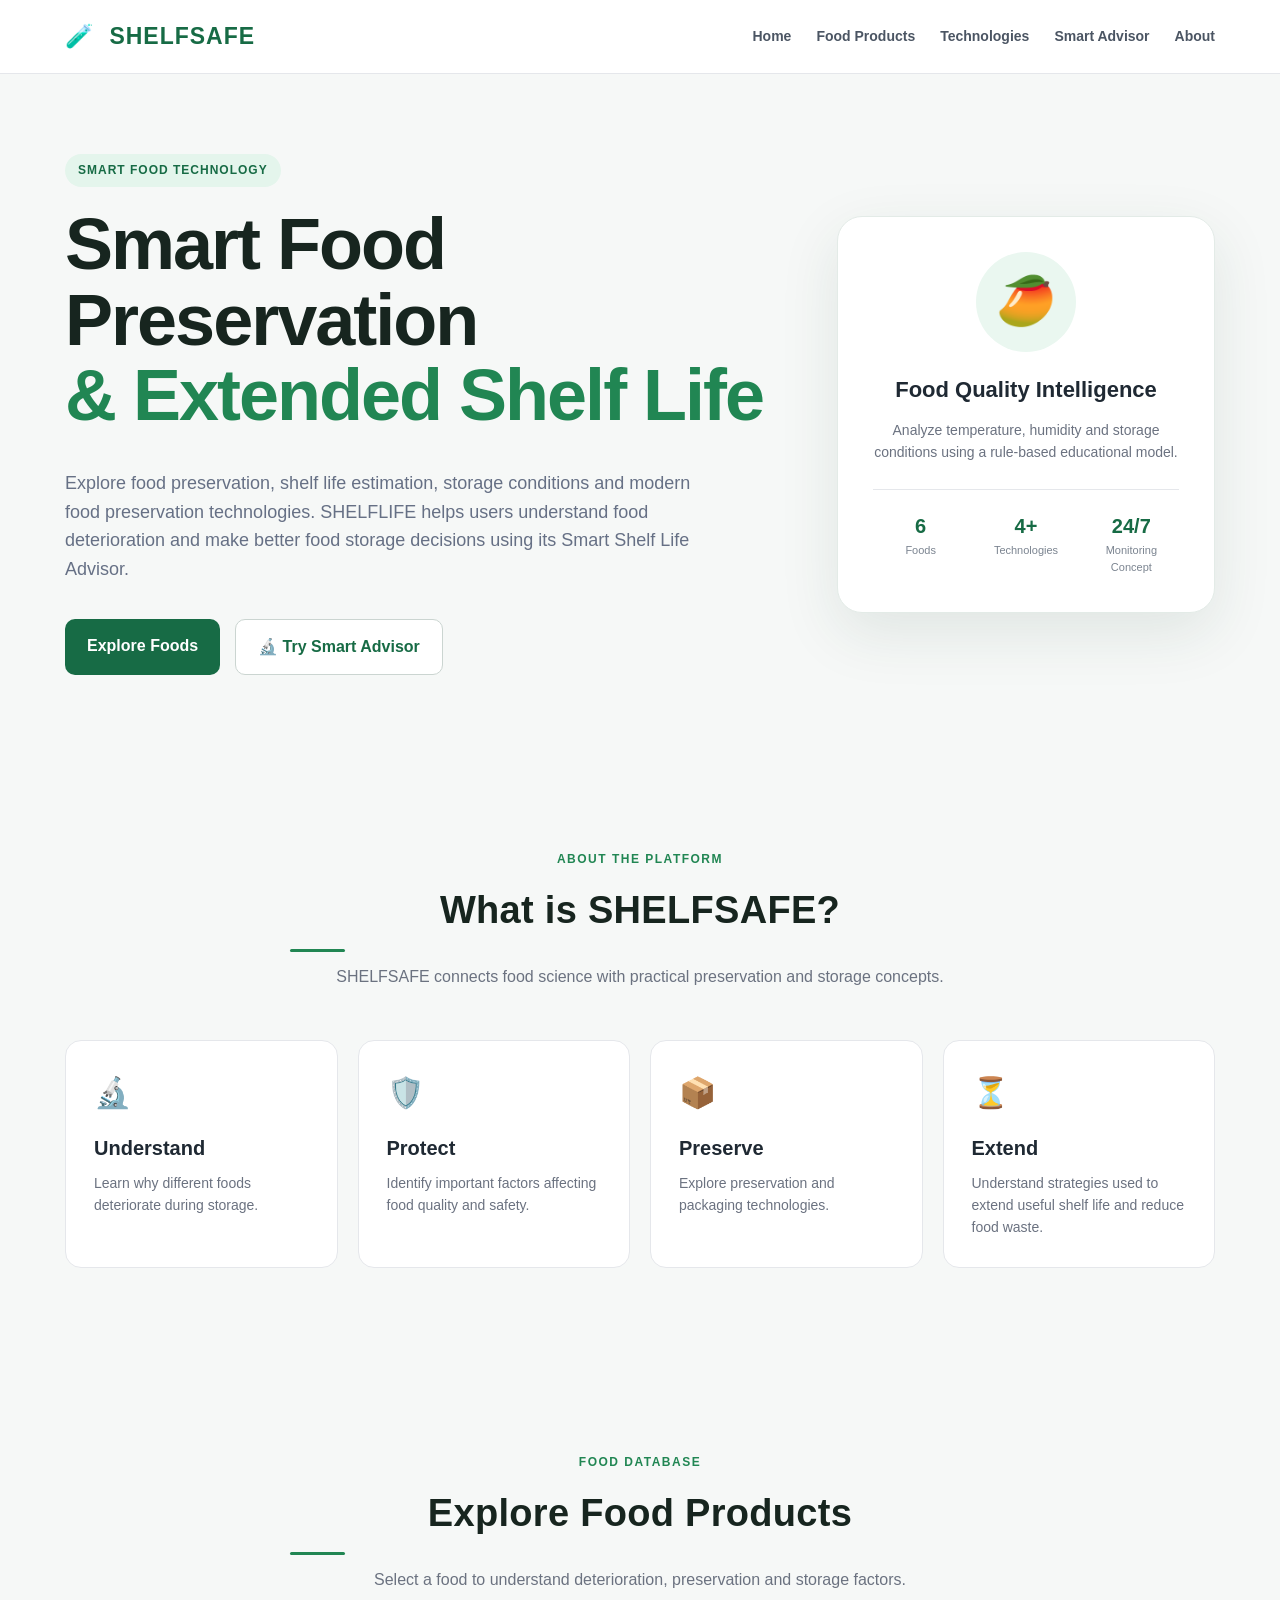
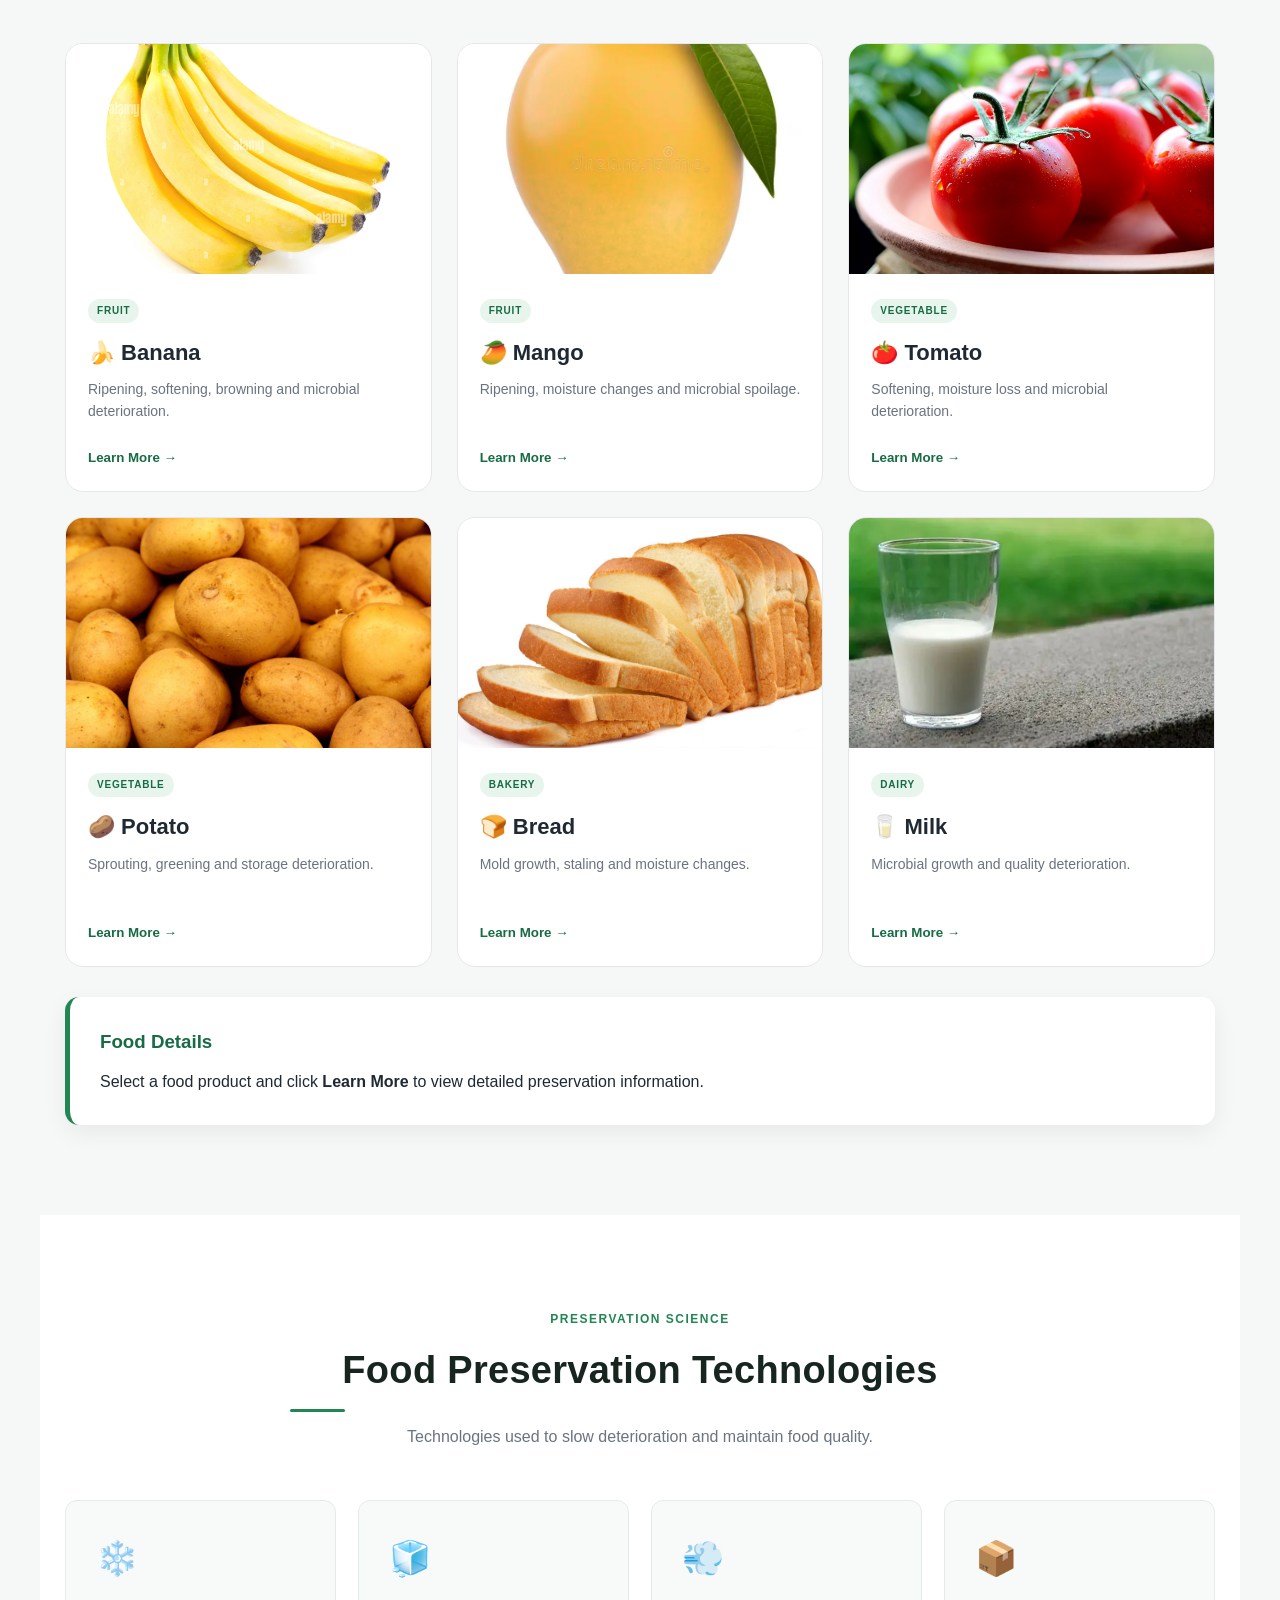
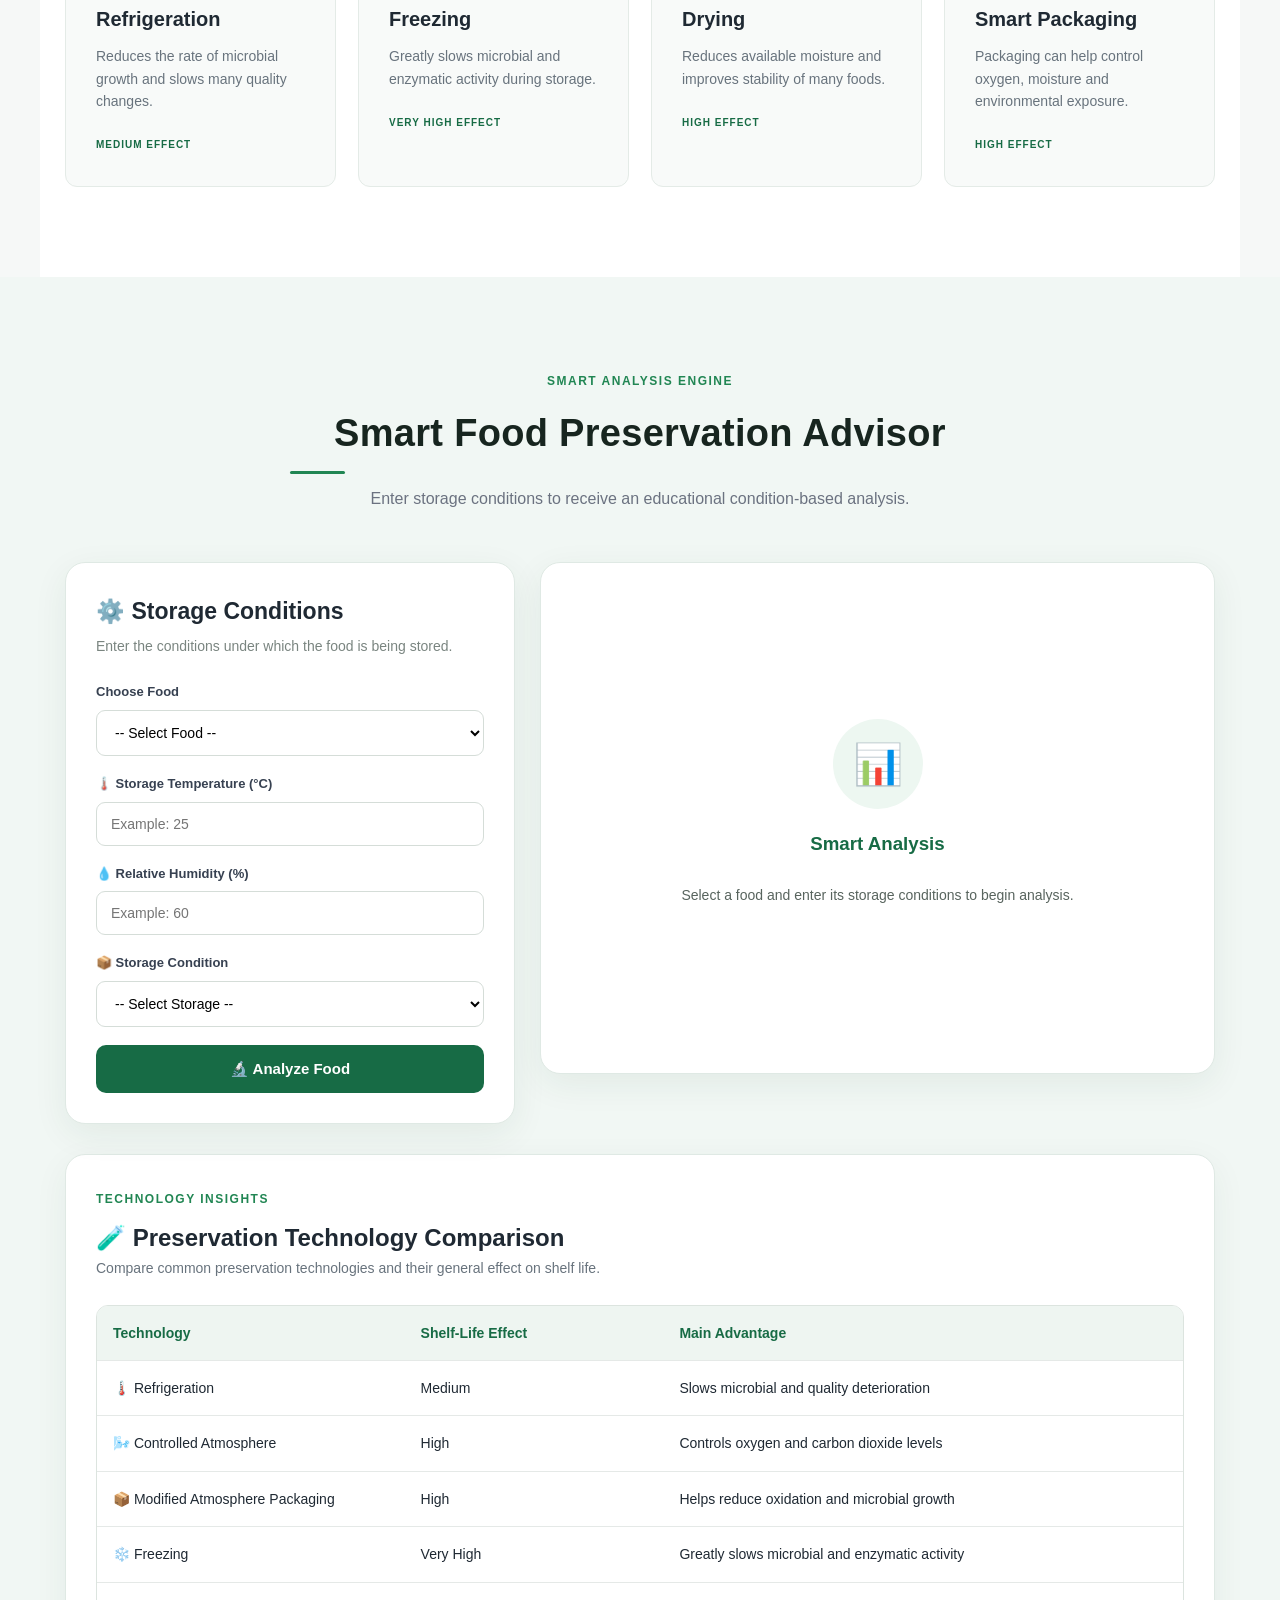
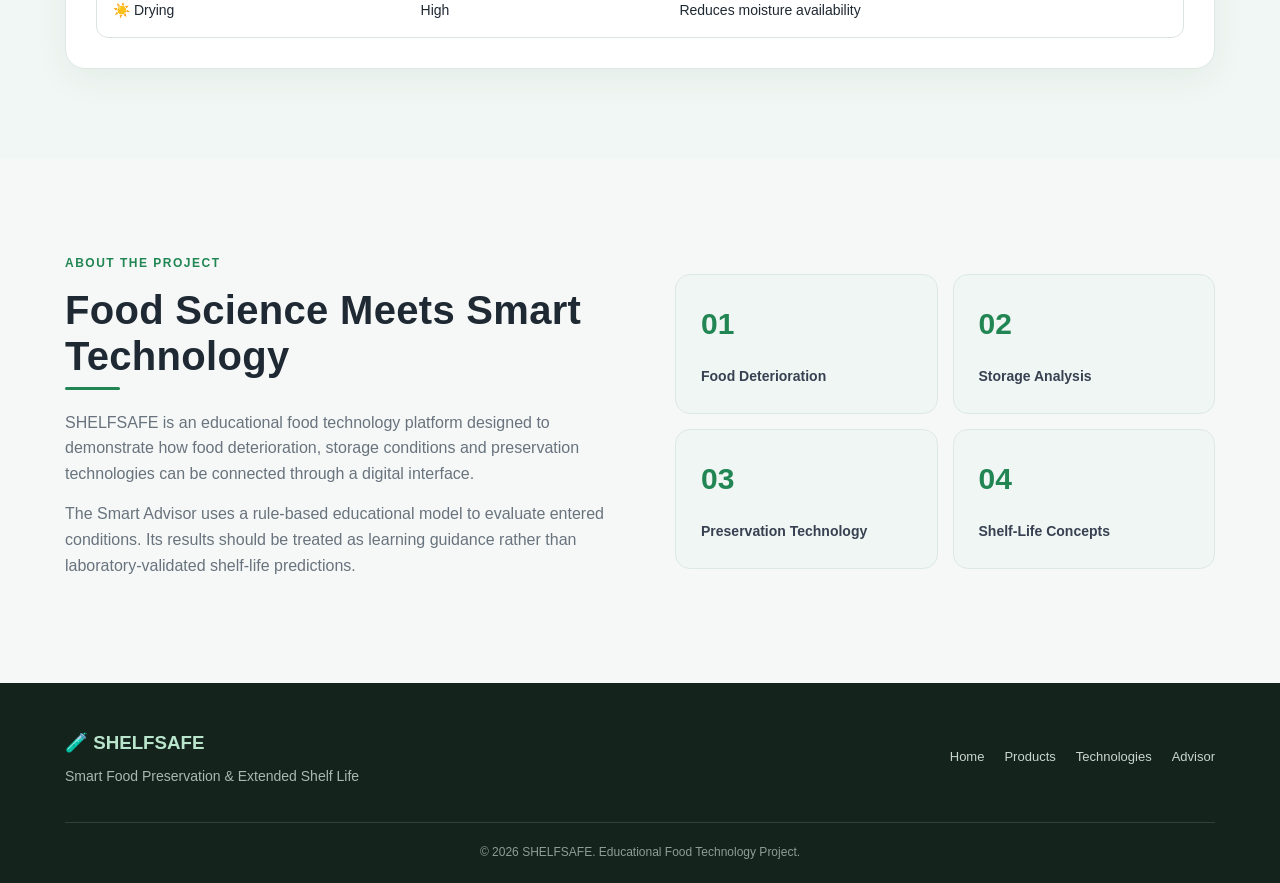
<file: index.html>
<!DOCTYPE html>
<html lang="en">

<head>
    <meta charset="UTF-8">
    <meta name="viewport" content="width=device-width, initial-scale=1.0">

    <title>SHELFSAFE | Smart Food Preservation</title>

    <link rel="stylesheet" href="style.css">
</head>

<body>

    <!-- =========================
         NAVIGATION
         ========================= -->

    <header class="navbar">

        <div class="nav-container">

            <div class="logo">
                <span>🧪</span>
                SHELFSAFE
            </div>

            <nav>

                <a href="#home">Home</a>

                <a href="#products">
                    Food Products
                </a>

                <a href="#technologies">
                    Technologies
                </a>

                <a href="#advisor">
                    Smart Advisor
                </a>

                <a href="#about">
                    About
                </a>

            </nav>

        </div>

    </header>


    <!-- =========================
         MAIN
         ========================= -->

    <main>


        <!-- =========================
             HERO
             ========================= -->

        <section id="home" class="hero">

            <div class="hero-content">

                <span class="hero-tag">
                    SMART FOOD TECHNOLOGY
                </span>

                <h1>
                    Smart Food Preservation
                    <span>& Extended Shelf Life</span>
                </h1>

                <p>
                    <p>
                         Explore food preservation, shelf life estimation, storage conditions
                         and modern food preservation technologies. SHELFLIFE helps users
                         understand food deterioration and make better food storage decisions
                         using its Smart Shelf Life Advisor.
                   </p>
                </p>

                <div class="hero-buttons">

                    <a href="#products" class="primary-btn">
                        Explore Foods
                    </a>

                    <a href="#advisor" class="secondary-btn">
                        🔬 Try Smart Advisor
                    </a>

                </div>

            </div>


            <div class="hero-card">

                <div class="hero-card-icon">
                    🥭
                </div>

                <h3>
                    Food Quality Intelligence
                </h3>

                <p>
                    Analyze temperature, humidity and storage
                    conditions using a rule-based educational model.
                </p>

                <div class="hero-stats">

                    <div>
                        <strong>6</strong>
                        <span>Foods</span>
                    </div>

                    <div>
                        <strong>4+</strong>
                        <span>Technologies</span>
                    </div>

                    <div>
                        <strong>24/7</strong>
                        <span>Monitoring Concept</span>
                    </div>

                </div>

            </div>

        </section>



        <!-- =========================
             WHAT IS SHELFSAFE
             ========================= -->

        <section class="intro-section">

            <div class="section-heading">

                <span>
                    ABOUT THE PLATFORM
                </span>

                <h2>
                    What is SHELFSAFE?
                </h2>

                <p>
                    SHELFSAFE connects food science with practical
                    preservation and storage concepts.
                </p>

            </div>


            <div class="feature-grid">

                <div class="feature-card">

                    <div class="feature-icon">
                        🔬
                    </div>

                    <h3>
                        Understand
                    </h3>

                    <p>
                        Learn why different foods deteriorate during
                        storage.
                    </p>

                </div>


                <div class="feature-card">

                    <div class="feature-icon">
                        🛡️
                    </div>

                    <h3>
                        Protect
                    </h3>

                    <p>
                        Identify important factors affecting food
                        quality and safety.
                    </p>

                </div>


                <div class="feature-card">

                    <div class="feature-icon">
                        📦
                    </div>

                    <h3>
                        Preserve
                    </h3>

                    <p>
                        Explore preservation and packaging
                        technologies.
                    </p>

                </div>


                <div class="feature-card">

                    <div class="feature-icon">
                        ⏳
                    </div>

                    <h3>
                        Extend
                    </h3>

                    <p>
                        Understand strategies used to extend useful
                        shelf life and reduce food waste.
                    </p>

                </div>

            </div>

        </section>



        <!-- =========================
             FOOD PRODUCTS
             ========================= -->

        <section id="products" class="products-section">

            <div class="section-heading">

                <span>
                    FOOD DATABASE
                </span>

                <h2>
                    Explore Food Products
                </h2>

                <p>
                    Select a food to understand deterioration,
                    preservation and storage factors.
                </p>

            </div>


            <div class="product-grid">


                <!-- BANANA -->

                <article class="product-card">

                    <div class="product-image">

                        <img
                            src="banana.jpg"
                            alt="Banana"
                        >

                    </div>

                    <div class="product-content">

                        <span class="food-tag">
                            FRUIT
                        </span>

                        <h3>
                            🍌 Banana
                        </h3>

                        <p>
                            Ripening, softening, browning and
                            microbial deterioration.
                        </p>

                        <button
                            class="learn-more"
                            data-food="banana"
                        >
                            Learn More →
                        </button>

                    </div>

                </article>



                <!-- MANGO -->

                <article class="product-card">

                    <div class="product-image">

                        <img
                            src="mango.webp"
                            alt="Mango"
                        >

                    </div>

                    <div class="product-content">

                        <span class="food-tag">
                            FRUIT
                        </span>

                        <h3>
                            🥭 Mango
                        </h3>

                        <p>
                            Ripening, moisture changes and microbial
                            spoilage.
                        </p>

                        <button
                            class="learn-more"
                            data-food="mango"
                        >
                            Learn More →
                        </button>

                    </div>

                </article>



                <!-- TOMATO -->

                <article class="product-card">

                    <div class="product-image">

                        <img
                            src="tomato.jpg"
                            alt="Tomato"
                        >

                    </div>

                    <div class="product-content">

                        <span class="food-tag">
                            VEGETABLE
                        </span>

                        <h3>
                            🍅 Tomato
                        </h3>

                        <p>
                            Softening, moisture loss and microbial
                            deterioration.
                        </p>

                        <button
                            class="learn-more"
                            data-food="tomato"
                        >
                            Learn More →
                        </button>

                    </div>

                </article>



                <!-- POTATO -->

                <article class="product-card">

                    <div class="product-image">

                        <img
                            src="potato.jpg"
                            alt="Potato"
                        >

                    </div>

                    <div class="product-content">

                        <span class="food-tag">
                            VEGETABLE
                        </span>

                        <h3>
                            🥔 Potato
                        </h3>

                        <p>
                            Sprouting, greening and storage
                            deterioration.
                        </p>

                        <button
                            class="learn-more"
                            data-food="potato"
                        >
                            Learn More →
                        </button>

                    </div>

                </article>



                <!-- BREAD -->

                <article class="product-card">

                    <div class="product-image">

                        <img
                            src="breadd.jpg"
                            alt="Bread"
                        >

                    </div>

                    <div class="product-content">

                        <span class="food-tag">
                            BAKERY
                        </span>

                        <h3>
                            🍞 Bread
                        </h3>

                        <p>
                            Mold growth, staling and moisture
                            changes.
                        </p>

                        <button
                            class="learn-more"
                            data-food="bread"
                        >
                            Learn More →
                        </button>

                    </div>

                </article>



                <!-- MILK -->

                <article class="product-card">

                    <div class="product-image">

                        <img
                            src="milk.webp"
                            alt="Milk"
                        >

                    </div>

                    <div class="product-content">

                        <span class="food-tag">
                            DAIRY
                        </span>

                        <h3>
                            🥛 Milk
                        </h3>

                        <p>
                            Microbial growth and quality
                            deterioration.
                        </p>

                        <button
                            class="learn-more"
                            data-food="milk"
                        >
                            Learn More →
                        </button>

                    </div>

                </article>

            </div>


            <!-- FOOD DETAILS -->

            <div
                id="food-details"
                class="food-details"
            >

                <h3>
                    Food Details
                </h3>

                <p>
                    Select a food product and click
                    <strong>Learn More</strong> to view
                    detailed preservation information.
                </p>

            </div>

        </section>



        <!-- =========================
             TECHNOLOGIES
             ========================= -->

        <section
            id="technologies"
            class="technology-section"
        >

            <div class="section-heading">

                <span>
                    PRESERVATION SCIENCE
                </span>

                <h2>
                    Food Preservation Technologies
                </h2>

                <p>
                    Technologies used to slow deterioration and
                    maintain food quality.
                </p>

            </div>


            <div class="technology-grid">


                <div class="technology-card">

                    <div class="technology-icon">
                        ❄️
                    </div>

                    <h3>
                        Refrigeration
                    </h3>

                    <p>
                        Reduces the rate of microbial growth and
                        slows many quality changes.
                    </p>

                    <span class="technology-level">
                        MEDIUM EFFECT
                    </span>

                </div>


                <div class="technology-card">

                    <div class="technology-icon">
                        🧊
                    </div>

                    <h3>
                        Freezing
                    </h3>

                    <p>
                        Greatly slows microbial and enzymatic
                        activity during storage.
                    </p>

                    <span class="technology-level">
                        VERY HIGH EFFECT
                    </span>

                </div>


                <div class="technology-card">

                    <div class="technology-icon">
                        💨
                    </div>

                    <h3>
                        Drying
                    </h3>

                    <p>
                        Reduces available moisture and improves
                        stability of many foods.
                    </p>

                    <span class="technology-level">
                        HIGH EFFECT
                    </span>

                </div>


                <div class="technology-card">

                    <div class="technology-icon">
                        📦
                    </div>

                    <h3>
                        Smart Packaging
                    </h3>

                    <p>
                        Packaging can help control oxygen,
                        moisture and environmental exposure.
                    </p>

                    <span class="technology-level">
                        HIGH EFFECT
                    </span>

                </div>

            </div>

        </section>



        <!-- =========================
             SMART ADVISOR
             ========================= -->

        <section
            id="advisor"
            class="advisor-section"
        >

            <div class="section-heading">

                <span>
                    SMART ANALYSIS ENGINE
                </span>

                <h2>
                    Smart Food Preservation Advisor
                </h2>

                <p>
                    Enter storage conditions to receive an
                    educational condition-based analysis.
                </p>

            </div>


            <div class="advisor-layout">


                <!-- INPUT PANEL -->

                <div class="advisor-panel">

                    <h3>
                        ⚙️ Storage Conditions
                    </h3>

                    <p class="panel-description">
                        Enter the conditions under which the food
                        is being stored.
                    </p>


                    <div class="input-group">

                        <label for="food">
                            Choose Food
                        </label>

                        <select id="food">

                            <option value="">
                                -- Select Food --
                            </option>

                            <option value="banana">
                                Banana
                            </option>

                            <option value="mango">
                                Mango
                            </option>

                            <option value="tomato">
                                Tomato
                            </option>

                            <option value="potato">
                                Potato
                            </option>

                            <option value="bread">
                                Bread
                            </option>

                            <option value="milk">
                                Milk
                            </option>

                        </select>

                    </div>


                    <div class="input-group">

                        <label for="temperature">
                            🌡️ Storage Temperature (°C)
                        </label>

                        <input
                            type="number"
                            id="temperature"
                            placeholder="Example: 25"
                        >

                    </div>


                    <div class="input-group">

                        <label for="humidity">
                            💧 Relative Humidity (%)
                        </label>

                        <input
                            type="number"
                            id="humidity"
                            placeholder="Example: 60"
                            min="0"
                            max="100"
                        >

                    </div>


                    <div class="input-group">

                        <label for="storage">
                            📦 Storage Condition
                        </label>

                        <select id="storage">

                            <option value="">
                                -- Select Storage --
                            </option>

                            <option value="room">
                                Room Temperature
                            </option>

                            <option value="refrigerated">
                                Refrigerated
                            </option>

                            <option value="frozen">
                                Frozen
                            </option>

                            <option value="dry">
                                Dry Storage
                            </option>

                        </select>

                    </div>


                    <button
                        id="advisor-button"
                        class="analyze-button"
                    >
                        🔬 Analyze Food
                    </button>

                </div>



                <!-- RESULT PANEL -->

                <div
                    id="recommendation"
                    class="recommendation-panel"
                >

                    <div class="empty-result">

                        <div class="empty-icon">
                            📊
                        </div>

                        <h3>
                            Smart Analysis
                        </h3>

                        <p>
                            Select a food and enter its storage
                            conditions to begin analysis.
                        </p>

                    </div>

                </div>

            </div>



            <!-- =========================
                 TECHNOLOGY COMPARISON
                 ========================= -->

            <div
                id="technology-comparison"
                class="comparison-panel"
            >

                <div class="comparison-heading">

                    <span>
                        TECHNOLOGY INSIGHTS
                    </span>

                    <h3>
                        🧪 Preservation Technology Comparison
                    </h3>

                    <p>
                        Compare common preservation technologies
                        and their general effect on shelf life.
                    </p>

                </div>


                <div class="technology-table">


                    <div class="technology-row technology-header">

                        <div>
                            Technology
                        </div>

                        <div>
                            Shelf-Life Effect
                        </div>

                        <div>
                            Main Advantage
                        </div>

                    </div>


                    <div class="technology-row">

                        <div>
                            🌡️ Refrigeration
                        </div>

                        <div>
                            Medium
                        </div>

                        <div>
                            Slows microbial and quality deterioration
                        </div>

                    </div>


                    <div class="technology-row">

                        <div>
                            🌬️ Controlled Atmosphere
                        </div>

                        <div>
                            High
                        </div>

                        <div>
                            Controls oxygen and carbon dioxide levels
                        </div>

                    </div>


                    <div class="technology-row">

                        <div>
                            📦 Modified Atmosphere Packaging
                        </div>

                        <div>
                            High
                        </div>

                        <div>
                            Helps reduce oxidation and microbial growth
                        </div>

                    </div>


                    <div class="technology-row">

                        <div>
                            ❄️ Freezing
                        </div>

                        <div>
                            Very High
                        </div>

                        <div>
                            Greatly slows microbial and enzymatic activity
                        </div>

                    </div>


                    <div class="technology-row">

                        <div>
                            ☀️ Drying
                        </div>

                        <div>
                            High
                        </div>

                        <div>
                            Reduces moisture availability
                        </div>

                    </div>

                </div>

            </div>

        </section>



        <!-- =========================
             ABOUT
             ========================= -->

        <section
            id="about"
            class="about-section"
        >

            <div class="about-content">

                <span>
                    ABOUT THE PROJECT
                </span>

                <h2>
                    Food Science Meets Smart Technology
                </h2>

                <p>
                    SHELFSAFE is an educational food technology
                    platform designed to demonstrate how food
                    deterioration, storage conditions and
                    preservation technologies can be connected
                    through a digital interface.
                </p>

                <p>
                    The Smart Advisor uses a rule-based educational
                    model to evaluate entered conditions. Its results
                    should be treated as learning guidance rather than
                    laboratory-validated shelf-life predictions.
                </p>

            </div>


            <div class="about-highlight">

                <div>
                    <strong>
                        01
                    </strong>

                    <span>
                        Food Deterioration
                    </span>
                </div>


                <div>
                    <strong>
                        02
                    </strong>

                    <span>
                        Storage Analysis
                    </span>
                </div>


                <div>
                    <strong>
                        03
                    </strong>

                    <span>
                        Preservation Technology
                    </span>
                </div>


                <div>
                    <strong>
                        04
                    </strong>

                    <span>
                        Shelf-Life Concepts
                    </span>
                </div>

            </div>

        </section>

    </main>



    <!-- =========================
         FOOTER
         ========================= -->

    <footer>

        <div class="footer-content">

            <div>

                <h3>
                    🧪 SHELFSAFE
                </h3>

                <p>
                    Smart Food Preservation &
                    Extended Shelf Life
                </p>

            </div>


            <div class="footer-links">

                <a href="#home">
                    Home
                </a>

                <a href="#products">
                    Products
                </a>

                <a href="#technologies">
                    Technologies
                </a>

                <a href="#advisor">
                    Advisor
                </a>

            </div>

        </div>


        <div class="footer-bottom">

            © 2026 SHELFSAFE. Educational Food Technology Project.

        </div>

    </footer>



    <!-- JAVASCRIPT -->

    <script src="prediction-data.js"></script>
<script src="script.js"></script>

</body>

</html>
</file>
<file: style.css>
/* =====================================================
   SHELFSAFE
   SMART FOOD PRESERVATION & EXTENDED SHELF LIFE
   PROFESSIONAL WEBSITE DESIGN
   ===================================================== */


/* =====================================================
   GLOBAL SETTINGS
   ===================================================== */

* {
    margin: 0;
    padding: 0;
    box-sizing: border-box;
}


html {
    scroll-behavior: smooth;
}


body {
    font-family: Arial, Helvetica, sans-serif;

    background: #f6f8f7;

    color: #1f2933;

    line-height: 1.6;
}


img {
    width: 100%;

    display: block;
}


a {
    text-decoration: none;

    color: inherit;
}


button,
input,
select {
    font-family: inherit;
}


/* =====================================================
   NAVIGATION
   ===================================================== */

.navbar {
    position: sticky;

    top: 0;

    z-index: 1000;

    background: rgba(255, 255, 255, 0.96);

    border-bottom: 1px solid #e5e7eb;

    backdrop-filter: blur(10px);
}


.nav-container {
    max-width: 1200px;

    margin: auto;

    padding: 18px 25px;

    display: flex;

    align-items: center;

    justify-content: space-between;

    gap: 30px;
}


.logo {
    font-size: 23px;

    font-weight: 800;

    letter-spacing: 1px;

    color: #176b45;

    white-space: nowrap;
}


.logo span {
    margin-right: 7px;
}


nav {
    display: flex;

    align-items: center;

    gap: 25px;
}


nav a {
    font-size: 14px;

    font-weight: 600;

    color: #4b5563;

    transition: 0.3s;
}


nav a:hover {
    color: #176b45;
}


/* =====================================================
   HERO SECTION
   ===================================================== */

.hero {
    max-width: 1200px;

    margin: auto;

    min-height: 650px;

    padding: 80px 25px;

    display: grid;

    grid-template-columns: 1.3fr 0.7fr;

    align-items: center;

    gap: 70px;
}


.hero-content {
    max-width: 700px;
}


.hero-tag {
    display: inline-block;

    padding: 7px 13px;

    margin-bottom: 20px;

    border-radius: 50px;

    background: #e4f5ec;

    color: #176b45;

    font-size: 12px;

    font-weight: 800;

    letter-spacing: 1px;
}


.hero h1 {
    font-size: clamp(42px, 6vw, 72px);

    line-height: 1.05;

    letter-spacing: -2px;

    margin-bottom: 25px;

    color: #17251f;
}


.hero h1 span {
    display: block;

    color: #218653;
}


.hero p {
    max-width: 650px;

    font-size: 18px;

    color: #667085;

    margin-bottom: 35px;
}


.hero-buttons {
    display: flex;

    gap: 15px;

    flex-wrap: wrap;
}


.primary-btn,
.secondary-btn {
    display: inline-block;

    padding: 14px 22px;

    border-radius: 10px;

    font-weight: 700;

    transition: 0.3s;
}


.primary-btn {
    background: #176b45;

    color: white;
}


.primary-btn:hover {
    background: #105335;

    transform: translateY(-2px);
}


.secondary-btn {
    border: 1px solid #cbd5d1;

    background: white;

    color: #176b45;
}


.secondary-btn:hover {
    background: #eef8f3;

    transform: translateY(-2px);
}


/* =====================================================
   HERO CARD
   ===================================================== */

.hero-card {
    padding: 35px;

    border-radius: 25px;

    background: white;

    border: 1px solid #e3ebe7;

    box-shadow: 0 20px 60px rgba(30, 70, 50, 0.10);

    text-align: center;
}


.hero-card-icon {
    width: 100px;

    height: 100px;

    margin: 0 auto 20px;

    border-radius: 50%;

    display: flex;

    align-items: center;

    justify-content: center;

    background: #eaf7f0;

    font-size: 48px;
}


.hero-card h3 {
    font-size: 22px;

    margin-bottom: 12px;
}


.hero-card p {
    font-size: 14px;

    margin-bottom: 25px;

    color: #6b7280;
}


.hero-stats {
    display: grid;

    grid-template-columns: repeat(3, 1fr);

    border-top: 1px solid #e5e7eb;

    padding-top: 20px;

    gap: 10px;
}


.hero-stats div {
    display: flex;

    flex-direction: column;
}


.hero-stats strong {
    color: #176b45;

    font-size: 20px;
}


.hero-stats span {
    font-size: 11px;

    color: #7b8490;
}


/* =====================================================
   COMMON SECTION
   ===================================================== */

.intro-section,
.products-section,
.technology-section,
.advisor-section,
.about-section {
    max-width: 1200px;

    margin: auto;

    padding: 90px 25px;
}


.section-heading {
    text-align: center;

    max-width: 700px;

    margin: 0 auto 50px;
}


.section-heading > span,
.about-content > span,
.comparison-heading > span {
    color: #218653;

    font-size: 12px;

    font-weight: 800;

    letter-spacing: 1.5px;
}


.section-heading h2 {
    margin-top: 10px;

    font-size: 38px;

    color: #17251f;
}


.section-heading p {
    margin-top: 12px;

    color: #6b7280;
}


/* =====================================================
   FEATURE CARDS
   ===================================================== */

.feature-grid {
    display: grid;

    grid-template-columns: repeat(4, 1fr);

    gap: 20px;
}


.feature-card {
    padding: 28px;

    background: white;

    border: 1px solid #e5e7eb;

    border-radius: 16px;

    transition: 0.3s;
}


.feature-card:hover {
    transform: translateY(-6px);

    box-shadow: 0 15px 35px rgba(0, 0, 0, 0.08);

    border-color: #b9ddc9;
}


.feature-icon {
    font-size: 30px;

    margin-bottom: 15px;
}


.feature-card h3 {
    margin-bottom: 8px;

    font-size: 20px;
}


.feature-card p {
    font-size: 14px;

    color: #6b7280;
}


/* =====================================================
   PRODUCTS
   ===================================================== */

.products-section {
    background: #f6f8f7;
}


.product-grid {
    display: grid;

    grid-template-columns: repeat(3, 1fr);

    gap: 25px;
}


.product-card {
    overflow: hidden;

    background: white;

    border: 1px solid #e5e7eb;

    border-radius: 18px;

    transition: 0.3s;
}


.product-card:hover {
    transform: translateY(-7px);

    box-shadow: 0 18px 40px rgba(0, 0, 0, 0.09);
}


.product-image {
    height: 230px;

    overflow: hidden;

    background: #e9eeeb;
}


.product-image img {
    width: 100%;

    height: 100%;

    object-fit: cover;

    transition: 0.5s;
}


.product-card:hover .product-image img {
    transform: scale(1.06);
}


.product-content {
    padding: 22px;
}


.food-tag {
    display: inline-block;

    padding: 4px 9px;

    border-radius: 20px;

    background: #e7f5ed;

    color: #176b45;

    font-size: 10px;

    font-weight: 800;

    letter-spacing: 0.8px;
}


.product-content h3 {
    margin: 12px 0 8px;

    font-size: 22px;
}


.product-content p {
    min-height: 48px;

    font-size: 14px;

    color: #6b7280;

    margin-bottom: 18px;
}


.learn-more {
    border: none;

    background: none;

    color: #176b45;

    font-weight: 700;

    cursor: pointer;

    padding: 0;

    transition: 0.3s;
}


.learn-more:hover {
    color: #0d4d30;

    transform: translateX(4px);
}


/* =====================================================
   FOOD DETAILS
   ===================================================== */

.food-details {
    display: block;

    margin-top: 30px;

    padding: 30px;

    background: white;

    border-left: 5px solid #218653;

    border-radius: 14px;

    box-shadow: 0 8px 25px rgba(0, 0, 0, 0.06);
}


.food-details h3 {
    margin-bottom: 12px;

    color: #176b45;
}


/* =====================================================
   TECHNOLOGIES
   ===================================================== */

.technology-section {
    background: #ffffff;
}


.technology-grid {
    display: grid;

    grid-template-columns: repeat(4, 1fr);

    gap: 22px;
}


.technology-card {
    padding: 30px;

    border-radius: 18px;

    background: #f8faf9;

    border: 1px solid #e4ebe7;

    transition: 0.3s;
}


.technology-card:hover {
    transform: translateY(-5px);

    box-shadow: 0 15px 35px rgba(0, 0, 0, 0.07);
}


.technology-icon {
    font-size: 34px;

    margin-bottom: 18px;
}


.technology-card h3 {
    margin-bottom: 10px;

    font-size: 20px;
}


.technology-card p {
    font-size: 14px;

    color: #68737d;

    margin-bottom: 18px;
}


.technology-level {
    font-size: 10px;

    font-weight: 800;

    color: #176b45;

    letter-spacing: 1px;
}


/* =====================================================
   ADVISOR
   ===================================================== */

.advisor-section {
    background: #f1f7f4;

    max-width: none;

    padding-left: max(25px, calc((100% - 1150px) / 2));

    padding-right: max(25px, calc((100% - 1150px) / 2));
}


.advisor-layout {
    display: grid;

    grid-template-columns: 0.8fr 1.2fr;

    gap: 25px;

    align-items: start;
}


.advisor-panel,
.recommendation-panel {
    background: white;

    border-radius: 20px;

    border: 1px solid #dfe9e4;

    padding: 30px;

    box-shadow: 0 10px 35px rgba(25, 70, 45, 0.07);
}


.advisor-panel h3 {
    font-size: 23px;

    margin-bottom: 5px;
}


.panel-description {
    color: #7a8580;

    font-size: 14px;

    margin-bottom: 25px;
}


.input-group {
    margin-bottom: 18px;
}


.input-group label {
    display: block;

    font-size: 13px;

    font-weight: 700;

    margin-bottom: 7px;

    color: #374151;
}


.input-group input,
.input-group select {
    width: 100%;

    padding: 13px 14px;

    border: 1px solid #d5ddd8;

    border-radius: 9px;

    background: white;

    outline: none;

    font-size: 14px;

    transition: 0.3s;
}


.input-group input:focus,
.input-group select:focus {
    border-color: #218653;

    box-shadow: 0 0 0 3px rgba(33, 134, 83, 0.10);
}


.analyze-button {
    width: 100%;

    padding: 15px;

    border: none;

    border-radius: 10px;

    background: #176b45;

    color: white;

    font-size: 15px;

    font-weight: 800;

    cursor: pointer;

    transition: 0.3s;
}


.analyze-button:hover {
    background: #105335;

    transform: translateY(-2px);
}


/* =====================================================
   EMPTY RESULT
   ===================================================== */

.empty-result {
    min-height: 450px;

    display: flex;

    flex-direction: column;

    justify-content: center;

    align-items: center;

    text-align: center;

    color: #68737d;
}


.empty-icon {
    width: 90px;

    height: 90px;

    border-radius: 50%;

    display: flex;

    align-items: center;

    justify-content: center;

    background: #edf7f1;

    font-size: 40px;

    margin-bottom: 20px;
}


.empty-result h3 {
    color: #26352d;

    margin-bottom: 8px;
}


/* =====================================================
   RESULT CONTENT
   ===================================================== */

.recommendation-panel h3 {
    color: #176b45;

    margin-bottom: 15px;
}


.recommendation-panel h4 {
    font-size: 22px;

    margin-bottom: 15px;
}


.recommendation-panel p {
    font-size: 14px;

    color: #58645e;

    margin: 10px 0;
}


.score-text {
    font-weight: 800;

    color: #26352d !important;
}


.freshness-container {
    margin: 20px 0;
}


.freshness-bar,
.chart-bar,
.condition-score-bar {
    width: 100%;

    height: 12px;

    overflow: hidden;

    border-radius: 20px;

    background: #e7ece9;
}


.freshness-fill,
.base-shelf-fill,
.estimated-shelf-fill,
.condition-score-fill {
    height: 100%;

    border-radius: 20px;

    transition: width 0.8s ease;
}


.freshness-fill {
    background: #218653;
}


/* =====================================================
   SHELF LIFE CHART
   ===================================================== */

.shelf-life-chart {
    margin-top: 25px;

    padding: 22px;

    border-radius: 15px;

    background: #f8faf9;

    border: 1px solid #e2e9e5;
}


.shelf-life-chart h4 {
    font-size: 18px;

    margin-bottom: 20px;
}


.chart-item {
    margin-bottom: 18px;
}


.chart-label,
.condition-score-label {
    display: flex;

    justify-content: space-between;

    gap: 15px;

    margin-bottom: 7px;

    font-size: 13px;

    font-weight: 700;
}


.base-shelf-fill {
    width: 100%;

    background: #aab5af;
}


.estimated-shelf-fill {
    background: #218653;
}


/* =====================================================
   CONDITION ANALYSIS
   ===================================================== */

.condition-analysis {
    margin-top: 25px;

    padding: 22px;

    border-radius: 15px;

    background: #ffffff;

    border: 1px solid #e1e8e4;
}


.condition-analysis h4 {
    font-size: 18px;

    margin-bottom: 20px;
}


.condition-score {
    margin-top: 15px;
}


.temperature-score-fill {
    background: #3b82f6;
}


.humidity-score-fill {
    background: #06b6d4;
}


.storage-score-fill {
    background: #8b5cf6;
}


/* =====================================================
   TECHNOLOGY COMPARISON
   ===================================================== */

.comparison-panel {
    margin-top: 30px;

    padding: 30px;

    background: white;

    border-radius: 20px;

    border: 1px solid #dfe9e4;

    box-shadow: 0 10px 35px rgba(25, 70, 45, 0.06);
}


.comparison-heading {
    margin-bottom: 25px;
}


.comparison-heading h3 {
    font-size: 24px;

    margin-top: 8px;
}


.comparison-heading p {
    color: #68737d;

    font-size: 14px;
}


.technology-table {
    width: 100%;

    overflow: hidden;

    border: 1px solid #dce4df;

    border-radius: 12px;
}


.technology-row {
    display: grid;

    grid-template-columns: 1.2fr 1fr 2fr;

    gap: 15px;

    padding: 16px;

    align-items: center;

    border-bottom: 1px solid #e5e9e7;

    font-size: 14px;
}


.technology-row:last-child {
    border-bottom: none;
}


.technology-header {
    background: #eef5f1;

    color: #176b45;

    font-weight: 800;
}


.technology-row:not(.technology-header):hover {
    background: #fafcfb;
}


/* =====================================================
   ABOUT
   ===================================================== */

.about-section {
    display: grid;

    grid-template-columns: 1fr 1fr;

    gap: 70px;

    align-items: center;
}


.about-content h2 {
    margin: 12px 0 20px;

    font-size: 40px;

    line-height: 1.15;
}


.about-content p {
    color: #68737d;

    margin-bottom: 15px;
}


.about-highlight {
    display: grid;

    grid-template-columns: 1fr 1fr;

    gap: 15px;
}


.about-highlight div {
    min-height: 140px;

    padding: 25px;

    display: flex;

    flex-direction: column;

    justify-content: space-between;

    border-radius: 15px;

    background: #f0f6f3;

    border: 1px solid #dce9e2;
}


.about-highlight strong {
    font-size: 30px;

    color: #218653;
}


.about-highlight span {
    font-size: 14px;

    font-weight: 700;

    color: #374151;
}


/* =====================================================
   FOOTER
   ===================================================== */

footer {
    background: #14231c;

    color: white;

    padding: 45px 25px 20px;
}


.footer-content {
    max-width: 1150px;

    margin: auto;

    display: flex;

    justify-content: space-between;

    gap: 30px;
}


.footer-content h3 {
    color: #b9e5cc;

    margin-bottom: 7px;
}


.footer-content p {
    color: #aab8b0;

    font-size: 14px;
}


.footer-links {
    display: flex;

    gap: 20px;

    align-items: center;
}


.footer-links a {
    color: #cbd5d0;

    font-size: 13px;

    transition: 0.3s;
}


.footer-links a:hover {
    color: white;
}


.footer-bottom {
    max-width: 1150px;

    margin: 35px auto 0;

    padding-top: 20px;

    border-top: 1px solid #304139;

    text-align: center;

    color: #8e9d95;

    font-size: 12px;
}


/* =====================================================
   RESPONSIVE DESIGN
   ===================================================== */

@media (max-width: 950px) {

    nav {
        gap: 12px;
    }


    nav a {
        font-size: 12px;
    }


    .hero {
        grid-template-columns: 1fr;

        text-align: center;

        padding-top: 60px;
    }


    .hero-content {
        margin: auto;
    }


    .hero-buttons {
        justify-content: center;
    }


    .hero-card {
        max-width: 500px;

        width: 100%;

        margin: auto;
    }


    .feature-grid {
        grid-template-columns: repeat(2, 1fr);
    }


    .technology-grid {
        grid-template-columns: repeat(2, 1fr);
    }


    .advisor-layout {
        grid-template-columns: 1fr;
    }


    .about-section {
        grid-template-columns: 1fr;
    }

}


@media (max-width: 700px) {

    .nav-container {
        flex-direction: column;

        gap: 12px;
    }


    nav {
        flex-wrap: wrap;

        justify-content: center;
    }


    .hero h1 {
        font-size: 42px;
    }


    .section-heading h2 {
        font-size: 30px;
    }


    .feature-grid,
    .product-grid,
    .technology-grid {
        grid-template-columns: 1fr;
    }


    .about-highlight {
        grid-template-columns: 1fr;
    }


    .technology-row {
        grid-template-columns: 1fr;

        gap: 5px;
    }


    .technology-header {
        display: none;
    }


    .footer-content {
        flex-direction: column;
    }


    .footer-links {
        flex-wrap: wrap;
    }

}


@media (max-width: 450px) {

    .hero {
        padding-left: 18px;

        padding-right: 18px;
    }


    .hero h1 {
        font-size: 36px;
    }


    .hero p {
        font-size: 16px;
    }


    .hero-card,
    .advisor-panel,
    .recommendation-panel,
    .comparison-panel {
        padding: 20px;
    }

}
/* =====================================================
   INTERACTIVE TECHNOLOGY DETAILS
   ===================================================== */

.technology-details {
    margin-top: 25px;
    display: none;
}

.technology-details:not(:empty) {
    display: block;
}

.technology-row:not(.technology-header) {
    cursor: pointer;
    transition: 0.25s ease;
}

.technology-row:not(.technology-header):hover {
    background: #eef8f3;
    transform: translateX(3px);
}

.technology-row:not(.technology-header):focus {
    outline: 2px solid #218653;
    outline-offset: -2px;
}


/* =====================================================
   TECHNOLOGY DETAIL CARD
   ===================================================== */

.technology-detail-content {
    padding: 30px;
    background: #f8fbf9;
    border: 1px solid #dce9e2;
    border-left: 5px solid #218653;
    border-radius: 18px;
    box-shadow: 0 12px 35px rgba(25, 70, 45, 0.08);
    animation: technologyDetailAppear 0.35s ease;
}

@keyframes technologyDetailAppear {

    from {
        opacity: 0;
        transform: translateY(10px);
    }

    to {
        opacity: 1;
        transform: translateY(0);
    }

}


/* =====================================================
   DETAIL HEADER
   ===================================================== */

.technology-detail-header {
    display: flex;
    align-items: center;
    gap: 18px;
    margin-bottom: 28px;
}

.technology-detail-icon {
    width: 70px;
    height: 70px;

    display: flex;
    align-items: center;
    justify-content: center;

    flex-shrink: 0;

    border-radius: 18px;

    background: #e7f5ed;

    font-size: 34px;
}

.technology-detail-label {
    display: block;

    margin-bottom: 5px;

    color: #218653;

    font-size: 11px;
    font-weight: 800;

    letter-spacing: 1.5px;
}

.technology-detail-header h3 {
    margin: 0 0 5px;

    color: #17251f;

    font-size: 26px;
}

.technology-detail-header p {
    margin: 0;

    color: #68737d;

    font-size: 14px;
}


/* =====================================================
   DETAIL GRID
   ===================================================== */

.technology-detail-grid {
    display: grid;

    grid-template-columns: repeat(2, 1fr);

    gap: 16px;

    margin-bottom: 20px;
}

.technology-detail-item {
    padding: 20px;

    background: white;

    border: 1px solid #e1e9e5;

    border-radius: 13px;

    transition: 0.25s ease;
}

.technology-detail-item:hover {
    transform: translateY(-3px);

    box-shadow: 0 8px 22px rgba(0, 0, 0, 0.06);
}

.technology-detail-item strong {
    display: block;

    margin-bottom: 9px;

    color: #176b45;

    font-size: 14px;
}

.technology-detail-item p {
    margin: 0;

    color: #68737d;

    font-size: 13px;

    line-height: 1.6;
}


/* =====================================================
   EXAMPLE BOX
   ===================================================== */

.technology-example {
    padding: 18px 20px;

    background: #eef7f2;

    border-radius: 12px;

    border: 1px solid #d6e8de;
}

.technology-example strong {
    display: block;

    margin-bottom: 5px;

    color: #176b45;

    font-size: 14px;
}

.technology-example p {
    margin: 0;

    color: #4f5d56;

    font-size: 14px;
}


/* =====================================================
   MOBILE
   ===================================================== */

@media (max-width: 700px) {

    .technology-detail-content {
        padding: 22px;
    }

    .technology-detail-header {
        align-items: flex-start;
    }

    .technology-detail-icon {
        width: 55px;
        height: 55px;

        font-size: 27px;
    }

    .technology-detail-header h3 {
        font-size: 22px;
    }

    .technology-detail-grid {
        grid-template-columns: 1fr;
    }

}
/* =====================================================
   TECHNOLOGY CLICK INDICATOR
   ===================================================== */

.technology-row:not(.technology-header) {
    position: relative;
}

.technology-row:not(.technology-header)::after {
    content: "Click to view details →";

    position: absolute;
    right: 18px;
    top: 50%;
    transform: translateY(-50%);

    font-size: 11px;
    font-weight: 700;

    color: #218653;

    opacity: 0;
    transition: 0.25s ease;
}

.technology-row:not(.technology-header):hover::after {
    opacity: 1;
}

.technology-row:not(.technology-header):hover {
    padding-right: 180px;
}
/* =====================================================
   PROFESSIONAL SMART ADVISOR DASHBOARD
   ===================================================== */

.result-main {
    display: grid;
    grid-template-columns: repeat(3, 1fr);
    gap: 18px;
    margin: 24px 0;
}

.shelf-life-card,
.freshness-card,
.retention-card {
    padding: 24px;
    border: 1px solid #e4ebe7;
    border-radius: 16px;
    background: #ffffff;
    box-shadow: 0 6px 20px rgba(0, 0, 0, 0.05);
    min-height: 145px;
    display: flex;
    flex-direction: column;
    justify-content: center;
}

.shelf-life-card span,
.freshness-card span,
.retention-card span {
    font-size: 13px;
    font-weight: 700;
    color: #66736d;
    margin-bottom: 8px;
}

.shelf-life-card strong,
.freshness-card strong,
.retention-card strong {
    font-size: 34px;
    line-height: 1.1;
    color: #176b43;
}

.shelf-life-card small {
    margin-top: 4px;
    color: #718078;
    font-size: 13px;
}

.freshness-bar {
    width: 100%;
    height: 8px;
    margin-top: 14px;
    background: #edf2ef;
    border-radius: 20px;
    overflow: hidden;
}

.freshness-fill {
    height: 100%;
    border-radius: 20px;
    background: #218653;
    transition: width 0.5s ease;
}

@media (max-width: 800px) {
    .result-main {
        grid-template-columns: 1fr;
    }
}

/* =====================================================
   SMART ADVISOR RISK INDICATORS
   ===================================================== */

.risk-badge {
    display: inline-flex;
    align-items: center;
    justify-content: center;

    padding: 8px 16px;
    border-radius: 30px;

    font-size: 13px;
    font-weight: 800;
    letter-spacing: 0.5px;

    background: #edf2ef;
    color: #176b43;

    transition: 0.3s ease;
}

/* LOW RISK */
.risk-badge.low {
    background: #e7f6ed;
    color: #167044;
    border: 1px solid #bfe6cf;
}

/* MEDIUM RISK */
.risk-badge.medium {
    background: #fff4df;
    color: #a66a00;
    border: 1px solid #f1d49a;
}

/* HIGH RISK */
.risk-badge.high {
    background: #fdeaea;
    color: #b42318;
    border: 1px solid #f2b8b3;
}

/* Risk status section */
.result-header {
    display: flex;
    align-items: center;
    justify-content: space-between;
    gap: 15px;
    flex-wrap: wrap;
}

/* Small visual emphasis for the risk label */
.result-label {
    font-weight: 700;
    color: #52615a;
}

/* Mobile adjustment */
@media (max-width: 600px) {
    .result-header {
        align-items: flex-start;
        flex-direction: column;
    }

    .risk-badge {
        font-size: 12px;
        padding: 7px 14px;
    }
}

/* =====================================================
   ADVANCED RECOMMENDATION ENGINE
   ===================================================== */

.advisor-recommendation {
    margin-top: 24px;
    padding: 24px;
    border-radius: 18px;
    border: 1px solid #dcebe2;
    background: linear-gradient(135deg, #f4fbf7, #ffffff);
    box-shadow: 0 6px 20px rgba(0, 0, 0, 0.05);
}

.advisor-recommendation h3 {
    margin: 0 0 10px;
    font-size: 18px;
    color: #176b43;
}

.advisor-recommendation p {
    margin: 0;
    color: #53635b;
    line-height: 1.7;
}

.recommended-technology {
    margin-top: 16px;
    padding: 16px 18px;
    border-left: 5px solid #218653;
    border-radius: 10px;
    background: #ffffff;
    font-weight: 700;
    color: #176b43;
    box-shadow: 0 3px 12px rgba(0, 0, 0, 0.04);
}

.analysis-note {
    margin-top: 18px;
    padding: 14px 16px;
    border-radius: 10px;
    background: #f7f9f8;
    color: #68756f;
    font-size: 13px;
    line-height: 1.6;
}
/* =====================================================
   STEP 15A - MOBILE RESPONSIVE POLISH
   ===================================================== */

@media (max-width: 700px) {

    /* General spacing */
    body {
        overflow-x: hidden;
    }

    section {
        padding-left: 18px;
        padding-right: 18px;
    }

    /* Navigation */
    nav {
        flex-direction: column;
        gap: 12px;
        padding: 15px;
    }

    nav ul {
        flex-wrap: wrap;
        justify-content: center;
        gap: 10px;
    }

    nav ul li a {
        font-size: 13px;
    }

    /* Main headings */
    h1 {
        font-size: 32px;
    }

    h2 {
        font-size: 26px;
    }

    h3 {
        font-size: 20px;
    }

    /* Food cards */
    .food-grid {
        grid-template-columns: 1fr;
    }

    .food-card {
        width: 100%;
    }

    /* Technology cards */
    .technology-grid {
        grid-template-columns: 1fr;
    }

    /* Technology comparison table */
    .technology-row {
        grid-template-columns: 1fr;
        gap: 8px;
        padding: 18px;
    }

    .technology-header {
        display: none;
    }

    .technology-row:not(.technology-header)::after {
        position: static;
        transform: none;
        display: block;
        margin-top: 8px;
        opacity: 1;
    }

    .technology-row:not(.technology-header):hover {
        padding-right: 18px;
    }

    /* Smart Advisor */
    .advisor-container {
        width: 100%;
    }

    .advisor-grid {
        grid-template-columns: 1fr;
    }

    /* Prediction cards */
    .comparison-grid {
        grid-template-columns: 1fr;
    }

    .data-prediction-content {
        flex-direction: column;
        gap: 15px;
    }

    /* Buttons */
    button {
        max-width: 100%;
    }

    /* Footer */
    footer {
        text-align: center;
        padding: 25px 18px;
    }
}


/* =====================================================
   SHELFSAFE - STEP 15B
   FINAL VISUAL POLISH
   ===================================================== */


/* -----------------------------------------------------
   1. SMOOTH PAGE EXPERIENCE
   ----------------------------------------------------- */

html {
    scroll-behavior: smooth;
}

body {
    line-height: 1.6;
}


/* -----------------------------------------------------
   2. SECTION HEADING POLISH
   ----------------------------------------------------- */

section h2 {
    letter-spacing: 0.3px;
}

section h2::after {
    content: "";
    display: block;
    width: 55px;
    height: 3px;
    margin-top: 8px;
    border-radius: 5px;
    background: #218653;
}


/* -----------------------------------------------------
   3. FOOD CARD POLISH
   ----------------------------------------------------- */

.food-card {
    transition: transform 0.25s ease,
                box-shadow 0.25s ease;
}

.food-card:hover {
    transform: translateY(-6px);
    box-shadow: 0 12px 28px rgba(0, 0, 0, 0.10);
}

.food-card img {
    transition: transform 0.3s ease;
}

.food-card:hover img {
    transform: scale(1.03);
}


/* -----------------------------------------------------
   4. BUTTON POLISH
   ----------------------------------------------------- */

button,
.advisor-button {
    transition: transform 0.2s ease,
                box-shadow 0.2s ease,
                opacity 0.2s ease;
}

button:hover,
.advisor-button:hover {
    transform: translateY(-2px);
    box-shadow: 0 6px 15px rgba(0, 0, 0, 0.12);
}

button:active,
.advisor-button:active {
    transform: translateY(0);
}


/* -----------------------------------------------------
   5. TECHNOLOGY ROW POLISH
   ----------------------------------------------------- */

.technology-row:not(.technology-header) {
    transition: background 0.25s ease,
                transform 0.25s ease,
                box-shadow 0.25s ease;
}

.technology-row:not(.technology-header):hover {
    background: rgba(33, 134, 83, 0.04);
    transform: translateX(3px);
}


/* -----------------------------------------------------
   6. SMART ADVISOR INPUT POLISH
   ----------------------------------------------------- */

input,
select {
    transition: border-color 0.2s ease,
                box-shadow 0.2s ease;
}

input:focus,
select:focus {
    outline: none;
    border-color: #218653;
    box-shadow: 0 0 0 3px rgba(33, 134, 83, 0.12);
}


/* -----------------------------------------------------
   7. PREDICTION CARD POLISH
   ----------------------------------------------------- */

.data-prediction-card,
.prediction-comparison {
    animation: fadeInUp 0.4s ease;
}


/* -----------------------------------------------------
   8. SIMPLE RESULT ANIMATION
   ----------------------------------------------------- */

@keyframes fadeInUp {

    from {
        opacity: 0;
        transform: translateY(10px);
    }

    to {
        opacity: 1;
        transform: translateY(0);
    }

}


/* -----------------------------------------------------
   9. TECHNOLOGY DETAILS POLISH
   ----------------------------------------------------- */

.technology-details {
    animation: fadeInUp 0.35s ease;
}


/* -----------------------------------------------------
   10. CARD CONSISTENCY
   ----------------------------------------------------- */

.food-card,
.technology-card,
.data-prediction-card,
.prediction-comparison {
    border-radius: 12px;
}


/* -----------------------------------------------------
   11. IMAGE CORNER POLISH
   ----------------------------------------------------- */

.food-card img {
    border-radius: 10px;
}


/* -----------------------------------------------------
   12. MOBILE POLISH
   ----------------------------------------------------- */

@media (max-width: 700px) {

    section h2::after {
        margin-left: auto;
        margin-right: auto;
    }

    .food-card:hover {
        transform: none;
    }

    .food-card:hover img {
        transform: none;
    }

    .technology-row:not(.technology-header):hover {
        transform: none;
    }

    button:hover,
    .advisor-button:hover {
        transform: none;
    }

}


/* =====================================================
   END OF STEP 15B
   ===================================================== */
</file>
